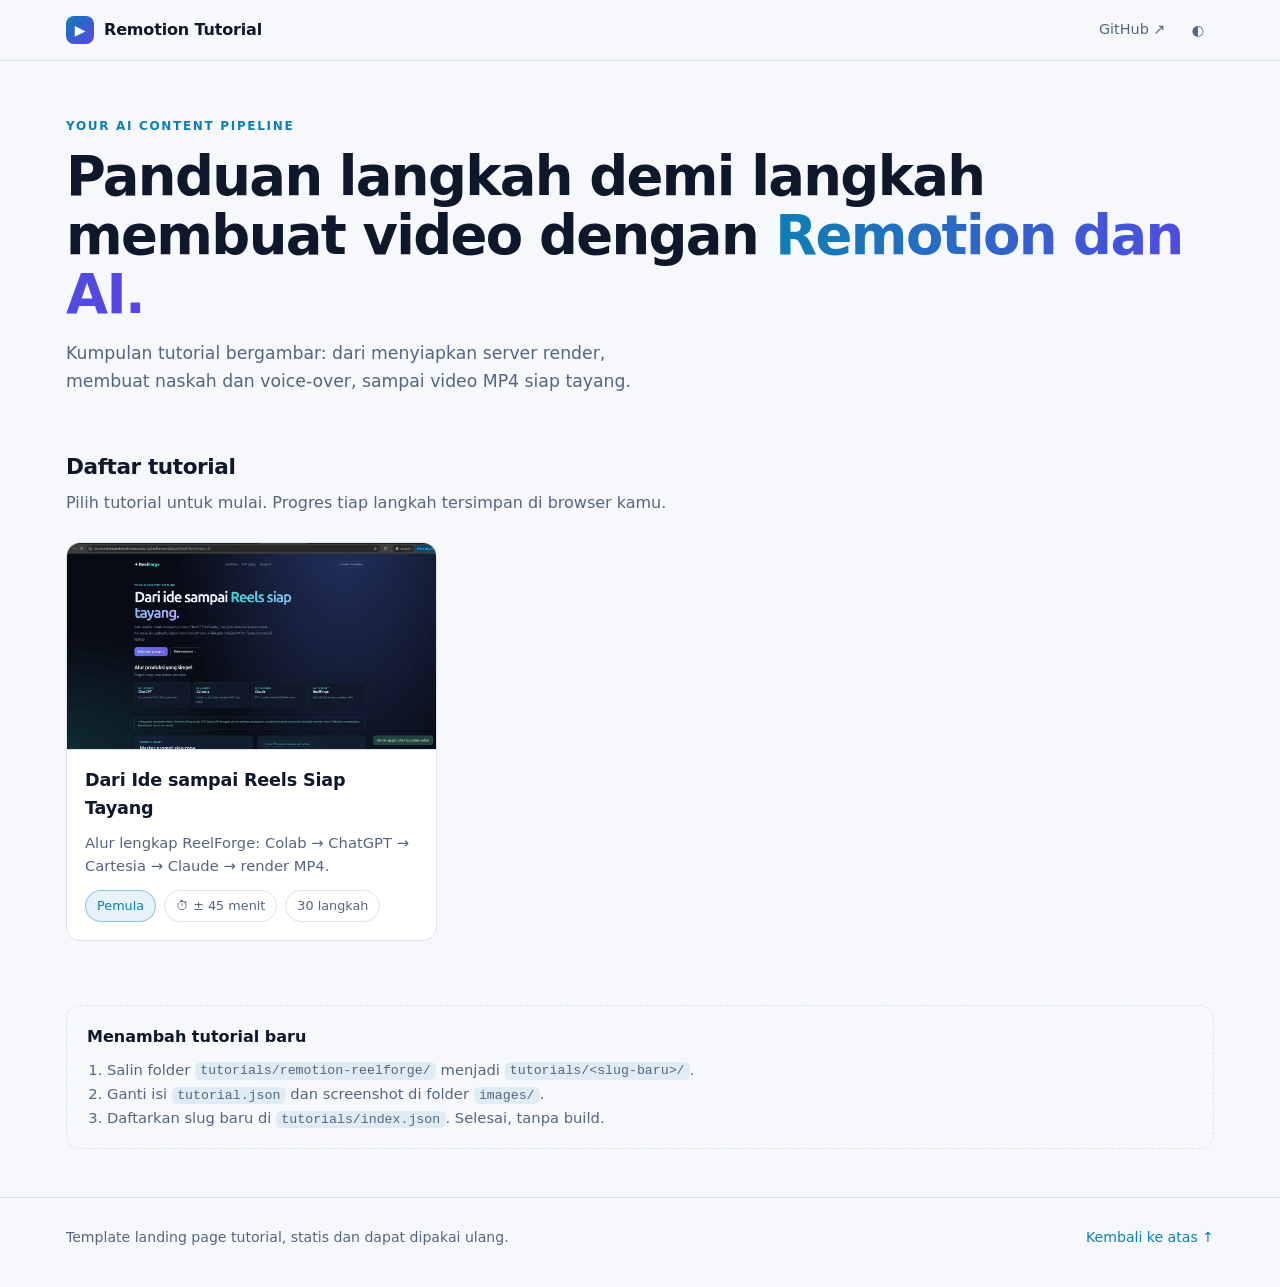
<file: index.html>
<!doctype html>
<html lang="id">
<head>
  <meta charset="utf-8">
  <meta name="viewport" content="width=device-width, initial-scale=1">
  <title>Remotion Tutorial</title>
  <meta name="description" content="Kumpulan tutorial bergambar membuat video dengan Remotion dan AI.">
  <link rel="icon" href="data:image/svg+xml,%3Csvg xmlns='http://www.w3.org/2000/svg' viewBox='0 0 64 64'%3E%3Crect width='64' height='64' rx='14' fill='%237b61ff'/%3E%3Cpath d='M22 18l24 14-24 14z' fill='%23fff'/%3E%3C/svg%3E">
  <link rel="stylesheet" href="assets/site.css">
</head>
<body id="top">
  <div class="topbar">
    <div class="container">
      <a class="brand" href="./"><span class="logo">▶</span><span id="brand-name">Remotion Tutorial</span></a>
      <span class="spacer"></span>
      <nav>
        <a href="#" id="repo-link" target="_blank" rel="noopener">GitHub ↗</a>
        <button class="btn-ghost" id="theme-toggle" type="button" title="Ganti tema" aria-label="Ganti tema">◐</button>
      </nav>
    </div>
  </div>

  <header class="hero">
    <div class="container">
      <p class="eyebrow">Your AI content pipeline</p>
      <h1 id="site-tagline">Panduan langkah demi langkah membuat video dengan <span class="hl">Remotion dan AI.</span></h1>
      <p class="lead" id="site-desc"></p>
    </div>
  </header>

  <main class="container">
    <h2 class="section-title">Daftar tutorial</h2>
    <p class="section-sub">Pilih tutorial untuk mulai. Progres tiap langkah tersimpan di browser kamu.</p>
    <div class="cards" id="cards"><p class="empty">Memuat…</p></div>

    <div class="howto">
      <h3>Menambah tutorial baru</h3>
      <ol>
        <li>Salin folder <code>tutorials/remotion-reelforge/</code> menjadi <code>tutorials/&lt;slug-baru&gt;/</code>.</li>
        <li>Ganti isi <code>tutorial.json</code> dan screenshot di folder <code>images/</code>.</li>
        <li>Daftarkan slug baru di <code>tutorials/index.json</code>. Selesai, tanpa build.</li>
      </ol>
    </div>
  </main>

  <footer>
    <div class="container">
      <span>Template landing page tutorial, statis dan dapat dipakai ulang.</span>
      <span><a href="#top">Kembali ke atas ↑</a></span>
    </div>
  </footer>

  <script src="assets/index.js"></script>
</body>
</html>
</file>
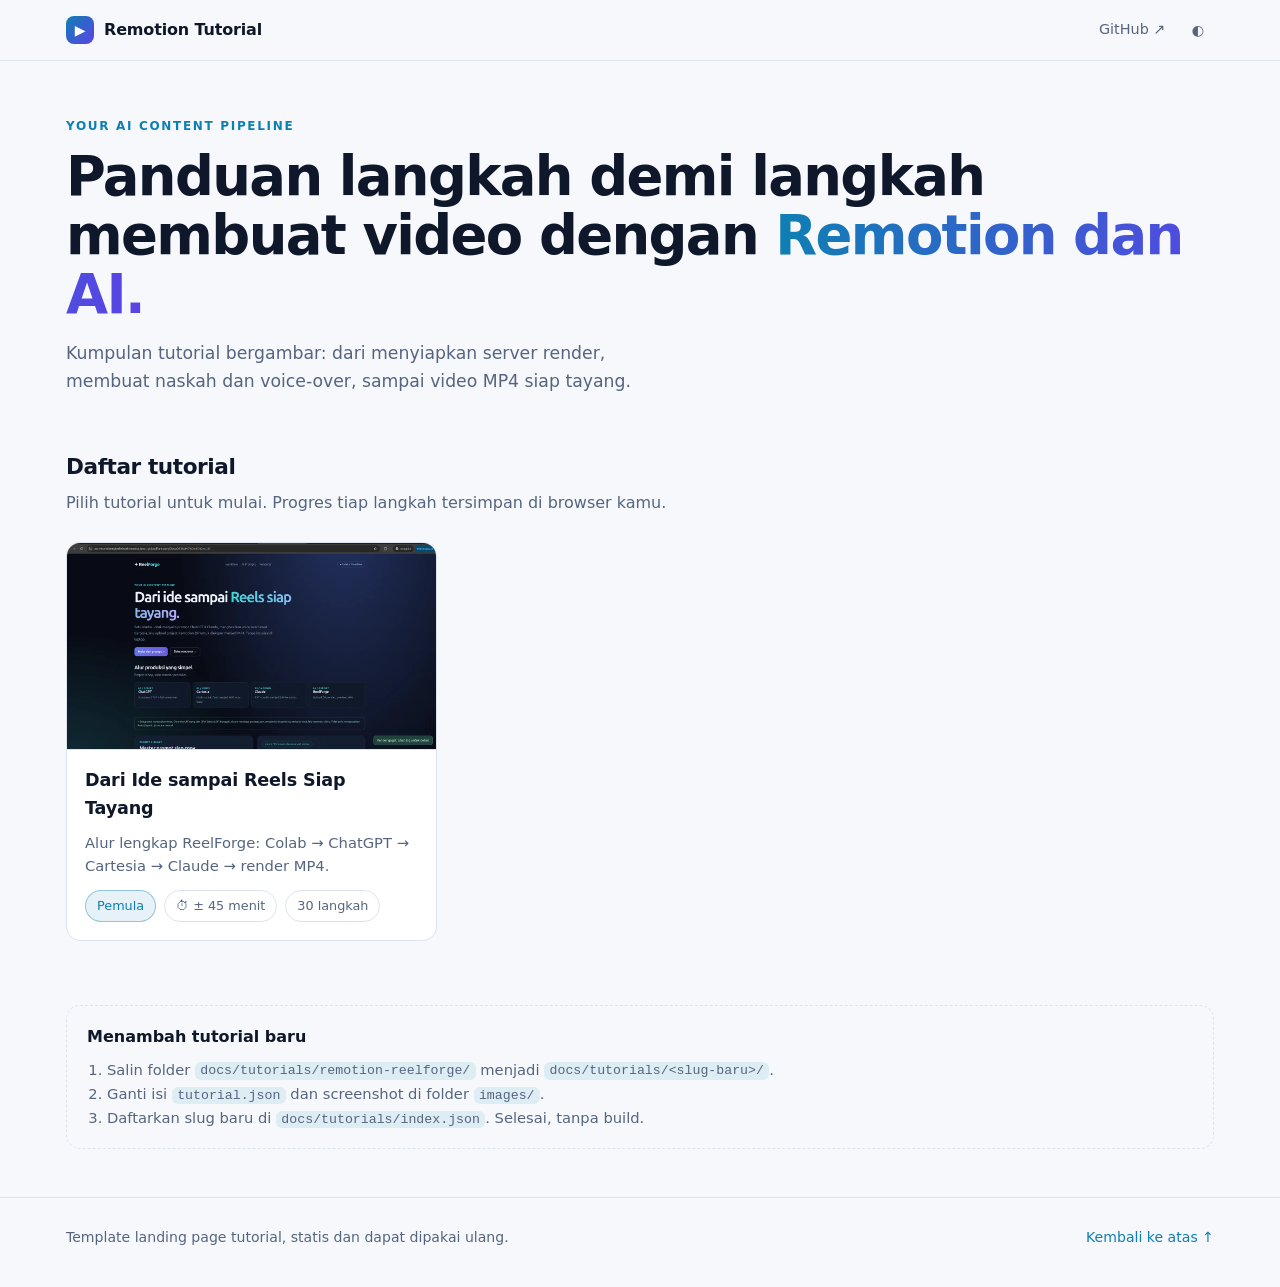
<file: docs/index.html>
<!doctype html>
<html lang="id">
<head>
  <meta charset="utf-8">
  <meta name="viewport" content="width=device-width, initial-scale=1">
  <title>Remotion Tutorial</title>
  <meta name="description" content="Kumpulan tutorial bergambar membuat video dengan Remotion dan AI.">
  <link rel="icon" href="data:image/svg+xml,%3Csvg xmlns='http://www.w3.org/2000/svg' viewBox='0 0 64 64'%3E%3Crect width='64' height='64' rx='14' fill='%237b61ff'/%3E%3Cpath d='M22 18l24 14-24 14z' fill='%23fff'/%3E%3C/svg%3E">
  <link rel="stylesheet" href="assets/site.css">
</head>
<body id="top">
  <div class="topbar">
    <div class="container">
      <a class="brand" href="./"><span class="logo">▶</span><span id="brand-name">Remotion Tutorial</span></a>
      <span class="spacer"></span>
      <nav>
        <a href="#" id="repo-link" target="_blank" rel="noopener">GitHub ↗</a>
        <button class="btn-ghost" id="theme-toggle" type="button" title="Ganti tema" aria-label="Ganti tema">◐</button>
      </nav>
    </div>
  </div>

  <header class="hero">
    <div class="container">
      <p class="eyebrow">Your AI content pipeline</p>
      <h1 id="site-tagline">Panduan langkah demi langkah membuat video dengan <span class="hl">Remotion dan AI.</span></h1>
      <p class="lead" id="site-desc"></p>
    </div>
  </header>

  <main class="container">
    <h2 class="section-title">Daftar tutorial</h2>
    <p class="section-sub">Pilih tutorial untuk mulai. Progres tiap langkah tersimpan di browser kamu.</p>
    <div class="cards" id="cards"><p class="empty">Memuat…</p></div>

    <div class="howto">
      <h3>Menambah tutorial baru</h3>
      <ol>
        <li>Salin folder <code>docs/tutorials/remotion-reelforge/</code> menjadi <code>docs/tutorials/&lt;slug-baru&gt;/</code>.</li>
        <li>Ganti isi <code>tutorial.json</code> dan screenshot di folder <code>images/</code>.</li>
        <li>Daftarkan slug baru di <code>docs/tutorials/index.json</code>. Selesai, tanpa build.</li>
      </ol>
    </div>
  </main>

  <footer>
    <div class="container">
      <span>Template landing page tutorial, statis dan dapat dipakai ulang.</span>
      <span><a href="#top">Kembali ke atas ↑</a></span>
    </div>
  </footer>

  <script src="assets/index.js"></script>
</body>
</html>
</file>
<file: assets/site.css>
/* ------------------------------------------------------------------
   Remotion Tutorial – reusable tutorial landing page styles
   Theme tokens live on :root; dark mode is the default look,
   light mode follows the OS or the manual toggle (data-theme).
   ------------------------------------------------------------------ */

:root {
  --bg: #0b1020;
  --bg-elev: #111a2e;
  --bg-card: #141f36;
  --bg-code: #0a0f1c;
  --border: #233049;
  --text: #e6ecf7;
  --text-muted: #9aa8c3;
  --accent: #4cc9f0;
  --accent-strong: #7b61ff;
  --accent-soft: rgba(76, 201, 240, 0.12);
  --success: #3ddc97;
  --warning: #ffb547;
  --danger: #ff6b6b;
  --shadow: 0 10px 30px rgba(0, 0, 0, 0.35);
  --radius: 14px;
  --radius-sm: 8px;
  --max: 1180px;
  --font: "Inter", system-ui, -apple-system, "Segoe UI", Roboto, sans-serif;
  --mono: ui-monospace, SFMono-Regular, Menlo, Consolas, monospace;
  color-scheme: dark;
}

:root[data-theme="light"] {
  --bg: #f6f8fc;
  --bg-elev: #ffffff;
  --bg-card: #ffffff;
  --bg-code: #0f172a;
  --border: #dde3ee;
  --text: #0f172a;
  --text-muted: #55657f;
  --accent: #0e7fb3;
  --accent-strong: #5b43e6;
  --accent-soft: rgba(14, 127, 179, 0.1);
  --shadow: 0 10px 30px rgba(15, 23, 42, 0.08);
  color-scheme: light;
}

@media (prefers-color-scheme: light) {
  :root:not([data-theme="dark"]) {
    --bg: #f6f8fc;
    --bg-elev: #ffffff;
    --bg-card: #ffffff;
    --bg-code: #0f172a;
    --border: #dde3ee;
    --text: #0f172a;
    --text-muted: #55657f;
    --accent: #0e7fb3;
    --accent-strong: #5b43e6;
    --accent-soft: rgba(14, 127, 179, 0.1);
    --shadow: 0 10px 30px rgba(15, 23, 42, 0.08);
    color-scheme: light;
  }
}

* { box-sizing: border-box; }
html { scroll-behavior: smooth; scroll-padding-top: 84px; }
body {
  margin: 0;
  font-family: var(--font);
  background: var(--bg);
  color: var(--text);
  line-height: 1.6;
  -webkit-font-smoothing: antialiased;
}
a { color: var(--accent); text-decoration: none; }
a:hover { text-decoration: underline; }
img { max-width: 100%; display: block; }
code {
  font-family: var(--mono);
  font-size: 0.9em;
  background: var(--accent-soft);
  padding: 0.1em 0.4em;
  border-radius: 6px;
}
pre {
  background: var(--bg-code);
  color: #e6ecf7;
  padding: 16px 18px;
  border-radius: var(--radius-sm);
  overflow-x: auto;
  font-family: var(--mono);
  font-size: 0.88rem;
  line-height: 1.55;
}
pre code { background: none; padding: 0; }
.container { max-width: var(--max); margin: 0 auto; padding: 0 16px; }
.visually-hidden {
  position: absolute; width: 1px; height: 1px; overflow: hidden;
  clip: rect(0 0 0 0); white-space: nowrap;
}

/* ---------- Top bar ---------- */
.topbar {
  position: sticky; top: 0; z-index: 40;
  background: color-mix(in srgb, var(--bg) 85%, transparent);
  backdrop-filter: blur(12px);
  border-bottom: 1px solid var(--border);
}
.topbar .container {
  display: flex; align-items: center; gap: 16px; height: 60px;
}
.brand {
  display: flex; align-items: center; gap: 10px;
  font-weight: 700; color: var(--text); letter-spacing: -0.01em;
}
.brand:hover { text-decoration: none; }
.brand .logo {
  width: 28px; height: 28px; border-radius: 8px;
  background: linear-gradient(135deg, var(--accent), var(--accent-strong));
  display: grid; place-items: center; color: #fff; font-size: 14px;
}
.topbar .spacer { flex: 1; }
.topbar nav { display: flex; gap: 6px; align-items: center; }
.topbar nav a, .btn-ghost {
  color: var(--text-muted); font-size: 0.9rem; padding: 6px 10px;
  border-radius: 8px; background: none; border: 0; cursor: pointer;
  font-family: inherit;
}
.topbar nav a:hover, .btn-ghost:hover { background: var(--accent-soft); color: var(--text); text-decoration: none; }
.progress-pill {
  font-size: 0.8rem; color: var(--text-muted);
  border: 1px solid var(--border); border-radius: 999px; padding: 4px 10px;
  display: inline-flex; align-items: center; gap: 8px; white-space: nowrap;
}
.progress-pill .bar {
  width: 70px; height: 6px; border-radius: 999px; background: var(--border); overflow: hidden;
}
.progress-pill .bar i {
  display: block; height: 100%; width: 0;
  background: linear-gradient(90deg, var(--accent), var(--success));
  transition: width 0.3s ease;
}
.progress-bar-top {
  position: fixed; top: 0; left: 0; height: 3px; width: 0; z-index: 50;
  background: linear-gradient(90deg, var(--accent), var(--accent-strong));
}

/* ---------- Hero ---------- */
.hero { padding: 56px 0 32px; }
.hero-grid {
  display: grid; grid-template-columns: 1.1fr 0.9fr; gap: 40px; align-items: center;
}
.eyebrow {
  color: var(--accent); font-weight: 700; font-size: 0.75rem;
  letter-spacing: 0.14em; text-transform: uppercase; margin: 0 0 12px;
}
.hero h1 {
  font-size: clamp(2rem, 4.5vw, 3.4rem); line-height: 1.08; margin: 0 0 16px;
  letter-spacing: -0.03em; font-weight: 800;
}
.hero h1 .hl {
  background: linear-gradient(90deg, var(--accent), var(--accent-strong));
  -webkit-background-clip: text; background-clip: text; color: transparent;
}
.hero p.lead { color: var(--text-muted); font-size: 1.08rem; margin: 0 0 22px; max-width: 56ch; }
.meta { display: flex; flex-wrap: wrap; gap: 8px; margin-bottom: 22px; }
.chip {
  display: inline-flex; align-items: center; gap: 6px; font-size: 0.8rem;
  padding: 5px 11px; border-radius: 999px; border: 1px solid var(--border);
  color: var(--text-muted); background: var(--bg-elev);
}
.chip.accent { color: var(--accent); border-color: color-mix(in srgb, var(--accent) 40%, transparent); background: var(--accent-soft); }
.cta { display: flex; gap: 10px; flex-wrap: wrap; }
.btn {
  display: inline-flex; align-items: center; gap: 8px;
  padding: 11px 18px; border-radius: 10px; font-weight: 600; font-size: 0.95rem;
  border: 1px solid var(--border); color: var(--text); background: var(--bg-elev);
  cursor: pointer; font-family: inherit; transition: transform 0.15s ease, box-shadow 0.15s ease;
}
.btn:hover { text-decoration: none; transform: translateY(-1px); box-shadow: var(--shadow); }
.btn.primary {
  background: linear-gradient(135deg, var(--accent-strong), var(--accent));
  border-color: transparent; color: #fff;
}
.hero-media {
  border-radius: var(--radius); overflow: hidden; border: 1px solid var(--border);
  box-shadow: var(--shadow); background: var(--bg-card);
  transform: rotate(-1deg);
}
.hero-media img { aspect-ratio: 16 / 9; object-fit: cover; width: 100%; }

/* ---------- Pipeline ---------- */
.pipeline { padding: 24px 0 8px; }
.pipeline h2, .section-title { font-size: 1.35rem; margin: 0 0 6px; letter-spacing: -0.02em; }
.section-sub { color: var(--text-muted); margin: 0 0 18px; }
.pipe-grid { display: grid; grid-template-columns: repeat(4, 1fr); gap: 12px; }
.pipe-card {
  position: relative; background: var(--bg-card); border: 1px solid var(--border);
  border-radius: var(--radius); padding: 16px 16px 14px;
}
.pipe-card .lbl { font-size: 0.7rem; letter-spacing: 0.12em; text-transform: uppercase; color: var(--accent); font-weight: 700; }
.pipe-card .nm { font-weight: 700; margin: 4px 0 2px; }
.pipe-card .ds { color: var(--text-muted); font-size: 0.88rem; }
.pipe-card::after {
  content: "→"; position: absolute; right: -14px; top: 50%; transform: translateY(-50%);
  color: var(--text-muted); font-size: 1.2rem;
}
.pipe-card:last-child::after { content: none; }

/* ---------- Requirements ---------- */
.requirements { padding: 24px 0; }
.req-grid { display: grid; grid-template-columns: repeat(auto-fit, minmax(210px, 1fr)); gap: 12px; }
.req-item {
  display: flex; gap: 12px; align-items: flex-start;
  padding: 14px; border: 1px solid var(--border); border-radius: var(--radius); background: var(--bg-card);
}
.req-item .ic {
  flex: none; width: 34px; height: 34px; border-radius: 9px; display: grid; place-items: center;
  background: var(--accent-soft); color: var(--accent); font-weight: 800; font-size: 0.9rem;
}
.req-item b { display: block; }
.req-item small { color: var(--text-muted); }

/* ---------- Content layout ---------- */
.layout {
  display: grid; grid-template-columns: 250px minmax(0, 1fr); gap: 36px;
  padding: 24px 0 64px; align-items: start;
}
.toc {
  position: sticky; top: 80px; max-height: calc(100vh - 100px); overflow: auto;
  border: 1px solid var(--border); border-radius: var(--radius); background: var(--bg-card);
  padding: 14px 10px;
}
.toc h3 { margin: 4px 8px 10px; font-size: 0.75rem; letter-spacing: 0.12em; text-transform: uppercase; color: var(--text-muted); }
.toc ol { list-style: none; margin: 0; padding: 0; }
.toc li a {
  display: flex; gap: 10px; align-items: center; color: var(--text-muted);
  padding: 8px 10px; border-radius: 8px; font-size: 0.9rem; line-height: 1.3;
}
.toc li a:hover { background: var(--accent-soft); color: var(--text); text-decoration: none; }
.toc li a.active { background: var(--accent-soft); color: var(--text); font-weight: 600; }
.toc .n {
  flex: none; width: 22px; height: 22px; border-radius: 6px; display: grid; place-items: center;
  font-size: 0.7rem; font-weight: 700; background: var(--border); color: var(--text);
}
.toc li a.active .n, .toc li a.done .n { background: var(--accent); color: #fff; }
.toc li a.done .n { background: var(--success); }
.toc .cnt { margin-left: auto; font-size: 0.72rem; opacity: 0.7; }

.section { margin-bottom: 44px; scroll-margin-top: 84px; }
.section-head { margin-bottom: 18px; }
.section-head .kicker { color: var(--accent); font-weight: 700; font-size: 0.75rem; letter-spacing: 0.12em; text-transform: uppercase; }
.section-head h2 { margin: 4px 0 8px; font-size: 1.6rem; letter-spacing: -0.02em; }
.section-head p { color: var(--text-muted); margin: 0; max-width: 70ch; }

/* ---------- Step card ---------- */
.step {
  position: relative; border: 1px solid var(--border); border-radius: var(--radius);
  background: var(--bg-card); padding: 20px 20px 18px; margin-bottom: 16px;
  scroll-margin-top: 84px; transition: border-color 0.2s ease;
}
.step.done { border-color: color-mix(in srgb, var(--success) 50%, var(--border)); }
.step-head { display: flex; align-items: flex-start; gap: 14px; }
.step-num {
  flex: none; width: 38px; height: 38px; border-radius: 11px; display: grid; place-items: center;
  font-weight: 800; font-size: 0.95rem; color: #fff;
  background: linear-gradient(135deg, var(--accent-strong), var(--accent));
}
.step.done .step-num { background: var(--success); }
.step-head h3 { margin: 6px 0 0; font-size: 1.12rem; letter-spacing: -0.01em; }
.step-head .done-toggle {
  margin-left: auto; display: inline-flex; gap: 8px; align-items: center; font-size: 0.82rem;
  color: var(--text-muted); cursor: pointer; user-select: none; white-space: nowrap; margin-top: 8px;
}
.step-head .done-toggle input { width: 16px; height: 16px; accent-color: var(--success); cursor: pointer; }
.step-body { margin-top: 12px; padding-left: 52px; }
.step-body p { margin: 0 0 12px; }
.figs { display: grid; gap: 14px; margin: 14px 0 6px; }
.figs.two { grid-template-columns: 1fr 1fr; }
figure { margin: 0; }
figure button.shot {
  all: unset; display: block; cursor: zoom-in; width: 100%;
  border-radius: 10px; overflow: hidden; border: 1px solid var(--border); background: #000;
}
figure button.shot:focus-visible { outline: 2px solid var(--accent); outline-offset: 2px; }
figure img { width: 100%; aspect-ratio: 1864 / 1009; object-fit: cover; transition: transform 0.25s ease; }
figure button.shot:hover img { transform: scale(1.015); }
figcaption { color: var(--text-muted); font-size: 0.84rem; margin-top: 7px; display: flex; gap: 6px; align-items: baseline; }
figcaption::before { content: "▸"; color: var(--accent); }

.callout {
  display: flex; gap: 12px; padding: 12px 14px; border-radius: 10px; margin-top: 12px;
  font-size: 0.92rem; border: 1px solid; align-items: flex-start;
}
.callout .ic { flex: none; font-weight: 800; font-size: 0.75rem; letter-spacing: 0.08em; text-transform: uppercase; padding-top: 2px; }
.callout.tip { background: color-mix(in srgb, var(--success) 10%, transparent); border-color: color-mix(in srgb, var(--success) 40%, transparent); }
.callout.tip .ic { color: var(--success); }
.callout.note { background: var(--accent-soft); border-color: color-mix(in srgb, var(--accent) 40%, transparent); }
.callout.note .ic { color: var(--accent); }
.callout.warning { background: color-mix(in srgb, var(--warning) 10%, transparent); border-color: color-mix(in srgb, var(--warning) 45%, transparent); }
.callout.warning .ic { color: var(--warning); }

/* ---------- Result / FAQ / Footer ---------- */
.result {
  display: grid; grid-template-columns: 1fr 1fr; gap: 24px; align-items: center;
  border: 1px solid var(--border); border-radius: var(--radius); padding: 24px;
  background: linear-gradient(135deg, color-mix(in srgb, var(--accent-strong) 14%, var(--bg-card)), var(--bg-card));
}
.result h2 { margin: 0 0 8px; }
.result p { color: var(--text-muted); margin: 0 0 16px; }
.result img { border-radius: 10px; border: 1px solid var(--border); }
.faq details {
  border: 1px solid var(--border); border-radius: 10px; background: var(--bg-card);
  padding: 0 16px; margin-bottom: 10px;
}
.faq summary { cursor: pointer; padding: 14px 0; font-weight: 600; list-style: none; display: flex; justify-content: space-between; gap: 12px; }
.faq summary::-webkit-details-marker { display: none; }
.faq summary::after { content: "+"; color: var(--accent); font-weight: 800; }
.faq details[open] summary::after { content: "–"; }
.faq details p { margin: 0 0 14px; color: var(--text-muted); }
.stepnav { display: flex; justify-content: space-between; gap: 12px; margin-top: 28px; }
footer { border-top: 1px solid var(--border); padding: 28px 0 40px; color: var(--text-muted); font-size: 0.88rem; }
footer .container { display: flex; flex-wrap: wrap; justify-content: space-between; gap: 10px; }

/* ---------- Index page ---------- */
.cards { display: grid; grid-template-columns: repeat(auto-fill, minmax(300px, 1fr)); gap: 18px; padding: 8px 0 56px; }
.card {
  display: flex; flex-direction: column; border: 1px solid var(--border); border-radius: var(--radius);
  background: var(--bg-card); overflow: hidden; color: inherit; transition: transform 0.15s ease, box-shadow 0.15s ease;
}
.card:hover { text-decoration: none; transform: translateY(-3px); box-shadow: var(--shadow); }
.card img { aspect-ratio: 16 / 9; object-fit: cover; width: 100%; border-bottom: 1px solid var(--border); }
.card .body { padding: 16px 18px 18px; display: flex; flex-direction: column; gap: 8px; flex: 1; }
.card h3 { margin: 0; font-size: 1.1rem; letter-spacing: -0.01em; }
.card p { margin: 0; color: var(--text-muted); font-size: 0.92rem; flex: 1; }
.card .meta { margin: 4px 0 0; }
.empty { color: var(--text-muted); padding: 40px 0; text-align: center; }
.howto { border: 1px dashed var(--border); border-radius: var(--radius); padding: 18px 20px; margin: 8px 0 48px; color: var(--text-muted); font-size: 0.92rem; }
.howto h3 { margin: 0 0 8px; color: var(--text); font-size: 1rem; }
.howto ol { margin: 0; padding-left: 20px; }

/* ---------- Lightbox ---------- */
dialog.lightbox {
  border: 0; padding: 0; background: transparent; max-width: 96vw; max-height: 96vh; width: auto;
}
dialog.lightbox::backdrop { background: rgba(0, 0, 0, 0.86); backdrop-filter: blur(4px); }
.lb-inner { position: relative; display: grid; gap: 10px; justify-items: center; }
.lb-inner img { max-width: 94vw; max-height: 84vh; width: auto; height: auto; border-radius: 10px; border: 1px solid var(--border); }
.lb-cap { color: #e6ecf7; font-size: 0.9rem; text-align: center; max-width: 80ch; }
.lb-btn {
  position: absolute; top: 50%; transform: translateY(-50%); width: 42px; height: 42px; border-radius: 50%;
  border: 1px solid rgba(255,255,255,0.3); background: rgba(0,0,0,0.5); color: #fff; font-size: 1.3rem; cursor: pointer;
}
.lb-btn.prev { left: -4px; } .lb-btn.next { right: -4px; }
.lb-close { position: absolute; top: -6px; right: -6px; transform: none; width: 36px; height: 36px; font-size: 1rem; }

/* ---------- Responsive ---------- */
@media (max-width: 960px) {
  .hero-grid { grid-template-columns: 1fr; }
  .hero-media { transform: none; }
  .pipe-grid { grid-template-columns: 1fr 1fr; }
  .pipe-card::after { content: none; }
  .layout { grid-template-columns: 1fr; gap: 20px; }
  .toc { position: static; max-height: none; }
  .toc ol { display: grid; grid-template-columns: 1fr 1fr; gap: 2px; }
  .result { grid-template-columns: 1fr; }
}
@media (max-width: 640px) {
  .hero { padding: 36px 0 20px; }
  .pipe-grid { grid-template-columns: 1fr; }
  .figs.two { grid-template-columns: 1fr; }
  .step-body { padding-left: 0; }
  .step-head .done-toggle span { display: none; }
  .toc ol { grid-template-columns: 1fr; }
  .topbar nav a.hide-sm { display: none; }
}

/* ---------- Print ---------- */
@media print {
  .topbar, .toc, .cta, .done-toggle, .stepnav, .progress-bar-top, dialog { display: none !important; }
  body { background: #fff; color: #000; }
  .layout { grid-template-columns: 1fr; }
  .step, .pipe-card, .req-item, .result { break-inside: avoid; border-color: #bbb; background: #fff; }
  figure img { aspect-ratio: auto; }
  a { color: #000; }
}
</file>
<file: docs/assets/site.css>
/* ------------------------------------------------------------------
   Remotion Tutorial – reusable tutorial landing page styles
   Theme tokens live on :root; dark mode is the default look,
   light mode follows the OS or the manual toggle (data-theme).
   ------------------------------------------------------------------ */

:root {
  --bg: #0b1020;
  --bg-elev: #111a2e;
  --bg-card: #141f36;
  --bg-code: #0a0f1c;
  --border: #233049;
  --text: #e6ecf7;
  --text-muted: #9aa8c3;
  --accent: #4cc9f0;
  --accent-strong: #7b61ff;
  --accent-soft: rgba(76, 201, 240, 0.12);
  --success: #3ddc97;
  --warning: #ffb547;
  --danger: #ff6b6b;
  --shadow: 0 10px 30px rgba(0, 0, 0, 0.35);
  --radius: 14px;
  --radius-sm: 8px;
  --max: 1180px;
  --font: "Inter", system-ui, -apple-system, "Segoe UI", Roboto, sans-serif;
  --mono: ui-monospace, SFMono-Regular, Menlo, Consolas, monospace;
  color-scheme: dark;
}

:root[data-theme="light"] {
  --bg: #f6f8fc;
  --bg-elev: #ffffff;
  --bg-card: #ffffff;
  --bg-code: #0f172a;
  --border: #dde3ee;
  --text: #0f172a;
  --text-muted: #55657f;
  --accent: #0e7fb3;
  --accent-strong: #5b43e6;
  --accent-soft: rgba(14, 127, 179, 0.1);
  --shadow: 0 10px 30px rgba(15, 23, 42, 0.08);
  color-scheme: light;
}

@media (prefers-color-scheme: light) {
  :root:not([data-theme="dark"]) {
    --bg: #f6f8fc;
    --bg-elev: #ffffff;
    --bg-card: #ffffff;
    --bg-code: #0f172a;
    --border: #dde3ee;
    --text: #0f172a;
    --text-muted: #55657f;
    --accent: #0e7fb3;
    --accent-strong: #5b43e6;
    --accent-soft: rgba(14, 127, 179, 0.1);
    --shadow: 0 10px 30px rgba(15, 23, 42, 0.08);
    color-scheme: light;
  }
}

* { box-sizing: border-box; }
html { scroll-behavior: smooth; scroll-padding-top: 84px; }
body {
  margin: 0;
  font-family: var(--font);
  background: var(--bg);
  color: var(--text);
  line-height: 1.6;
  -webkit-font-smoothing: antialiased;
}
a { color: var(--accent); text-decoration: none; }
a:hover { text-decoration: underline; }
img { max-width: 100%; display: block; }
code {
  font-family: var(--mono);
  font-size: 0.9em;
  background: var(--accent-soft);
  padding: 0.1em 0.4em;
  border-radius: 6px;
}
pre {
  background: var(--bg-code);
  color: #e6ecf7;
  padding: 16px 18px;
  border-radius: var(--radius-sm);
  overflow-x: auto;
  font-family: var(--mono);
  font-size: 0.88rem;
  line-height: 1.55;
}
pre code { background: none; padding: 0; }
.container { max-width: var(--max); margin: 0 auto; padding: 0 16px; }
.visually-hidden {
  position: absolute; width: 1px; height: 1px; overflow: hidden;
  clip: rect(0 0 0 0); white-space: nowrap;
}

/* ---------- Top bar ---------- */
.topbar {
  position: sticky; top: 0; z-index: 40;
  background: color-mix(in srgb, var(--bg) 85%, transparent);
  backdrop-filter: blur(12px);
  border-bottom: 1px solid var(--border);
}
.topbar .container {
  display: flex; align-items: center; gap: 16px; height: 60px;
}
.brand {
  display: flex; align-items: center; gap: 10px;
  font-weight: 700; color: var(--text); letter-spacing: -0.01em;
}
.brand:hover { text-decoration: none; }
.brand .logo {
  width: 28px; height: 28px; border-radius: 8px;
  background: linear-gradient(135deg, var(--accent), var(--accent-strong));
  display: grid; place-items: center; color: #fff; font-size: 14px;
}
.topbar .spacer { flex: 1; }
.topbar nav { display: flex; gap: 6px; align-items: center; }
.topbar nav a, .btn-ghost {
  color: var(--text-muted); font-size: 0.9rem; padding: 6px 10px;
  border-radius: 8px; background: none; border: 0; cursor: pointer;
  font-family: inherit;
}
.topbar nav a:hover, .btn-ghost:hover { background: var(--accent-soft); color: var(--text); text-decoration: none; }
.progress-pill {
  font-size: 0.8rem; color: var(--text-muted);
  border: 1px solid var(--border); border-radius: 999px; padding: 4px 10px;
  display: inline-flex; align-items: center; gap: 8px; white-space: nowrap;
}
.progress-pill .bar {
  width: 70px; height: 6px; border-radius: 999px; background: var(--border); overflow: hidden;
}
.progress-pill .bar i {
  display: block; height: 100%; width: 0;
  background: linear-gradient(90deg, var(--accent), var(--success));
  transition: width 0.3s ease;
}
.progress-bar-top {
  position: fixed; top: 0; left: 0; height: 3px; width: 0; z-index: 50;
  background: linear-gradient(90deg, var(--accent), var(--accent-strong));
}

/* ---------- Hero ---------- */
.hero { padding: 56px 0 32px; }
.hero-grid {
  display: grid; grid-template-columns: 1.1fr 0.9fr; gap: 40px; align-items: center;
}
.eyebrow {
  color: var(--accent); font-weight: 700; font-size: 0.75rem;
  letter-spacing: 0.14em; text-transform: uppercase; margin: 0 0 12px;
}
.hero h1 {
  font-size: clamp(2rem, 4.5vw, 3.4rem); line-height: 1.08; margin: 0 0 16px;
  letter-spacing: -0.03em; font-weight: 800;
}
.hero h1 .hl {
  background: linear-gradient(90deg, var(--accent), var(--accent-strong));
  -webkit-background-clip: text; background-clip: text; color: transparent;
}
.hero p.lead { color: var(--text-muted); font-size: 1.08rem; margin: 0 0 22px; max-width: 56ch; }
.meta { display: flex; flex-wrap: wrap; gap: 8px; margin-bottom: 22px; }
.chip {
  display: inline-flex; align-items: center; gap: 6px; font-size: 0.8rem;
  padding: 5px 11px; border-radius: 999px; border: 1px solid var(--border);
  color: var(--text-muted); background: var(--bg-elev);
}
.chip.accent { color: var(--accent); border-color: color-mix(in srgb, var(--accent) 40%, transparent); background: var(--accent-soft); }
.cta { display: flex; gap: 10px; flex-wrap: wrap; }
.btn {
  display: inline-flex; align-items: center; gap: 8px;
  padding: 11px 18px; border-radius: 10px; font-weight: 600; font-size: 0.95rem;
  border: 1px solid var(--border); color: var(--text); background: var(--bg-elev);
  cursor: pointer; font-family: inherit; transition: transform 0.15s ease, box-shadow 0.15s ease;
}
.btn:hover { text-decoration: none; transform: translateY(-1px); box-shadow: var(--shadow); }
.btn.primary {
  background: linear-gradient(135deg, var(--accent-strong), var(--accent));
  border-color: transparent; color: #fff;
}
.hero-media {
  border-radius: var(--radius); overflow: hidden; border: 1px solid var(--border);
  box-shadow: var(--shadow); background: var(--bg-card);
  transform: rotate(-1deg);
}
.hero-media img { aspect-ratio: 16 / 9; object-fit: cover; width: 100%; }

/* ---------- Pipeline ---------- */
.pipeline { padding: 24px 0 8px; }
.pipeline h2, .section-title { font-size: 1.35rem; margin: 0 0 6px; letter-spacing: -0.02em; }
.section-sub { color: var(--text-muted); margin: 0 0 18px; }
.pipe-grid { display: grid; grid-template-columns: repeat(4, 1fr); gap: 12px; }
.pipe-card {
  position: relative; background: var(--bg-card); border: 1px solid var(--border);
  border-radius: var(--radius); padding: 16px 16px 14px;
}
.pipe-card .lbl { font-size: 0.7rem; letter-spacing: 0.12em; text-transform: uppercase; color: var(--accent); font-weight: 700; }
.pipe-card .nm { font-weight: 700; margin: 4px 0 2px; }
.pipe-card .ds { color: var(--text-muted); font-size: 0.88rem; }
.pipe-card::after {
  content: "→"; position: absolute; right: -14px; top: 50%; transform: translateY(-50%);
  color: var(--text-muted); font-size: 1.2rem;
}
.pipe-card:last-child::after { content: none; }

/* ---------- Requirements ---------- */
.requirements { padding: 24px 0; }
.req-grid { display: grid; grid-template-columns: repeat(auto-fit, minmax(210px, 1fr)); gap: 12px; }
.req-item {
  display: flex; gap: 12px; align-items: flex-start;
  padding: 14px; border: 1px solid var(--border); border-radius: var(--radius); background: var(--bg-card);
}
.req-item .ic {
  flex: none; width: 34px; height: 34px; border-radius: 9px; display: grid; place-items: center;
  background: var(--accent-soft); color: var(--accent); font-weight: 800; font-size: 0.9rem;
}
.req-item b { display: block; }
.req-item small { color: var(--text-muted); }

/* ---------- Content layout ---------- */
.layout {
  display: grid; grid-template-columns: 250px minmax(0, 1fr); gap: 36px;
  padding: 24px 0 64px; align-items: start;
}
.toc {
  position: sticky; top: 80px; max-height: calc(100vh - 100px); overflow: auto;
  border: 1px solid var(--border); border-radius: var(--radius); background: var(--bg-card);
  padding: 14px 10px;
}
.toc h3 { margin: 4px 8px 10px; font-size: 0.75rem; letter-spacing: 0.12em; text-transform: uppercase; color: var(--text-muted); }
.toc ol { list-style: none; margin: 0; padding: 0; }
.toc li a {
  display: flex; gap: 10px; align-items: center; color: var(--text-muted);
  padding: 8px 10px; border-radius: 8px; font-size: 0.9rem; line-height: 1.3;
}
.toc li a:hover { background: var(--accent-soft); color: var(--text); text-decoration: none; }
.toc li a.active { background: var(--accent-soft); color: var(--text); font-weight: 600; }
.toc .n {
  flex: none; width: 22px; height: 22px; border-radius: 6px; display: grid; place-items: center;
  font-size: 0.7rem; font-weight: 700; background: var(--border); color: var(--text);
}
.toc li a.active .n, .toc li a.done .n { background: var(--accent); color: #fff; }
.toc li a.done .n { background: var(--success); }
.toc .cnt { margin-left: auto; font-size: 0.72rem; opacity: 0.7; }

.section { margin-bottom: 44px; scroll-margin-top: 84px; }
.section-head { margin-bottom: 18px; }
.section-head .kicker { color: var(--accent); font-weight: 700; font-size: 0.75rem; letter-spacing: 0.12em; text-transform: uppercase; }
.section-head h2 { margin: 4px 0 8px; font-size: 1.6rem; letter-spacing: -0.02em; }
.section-head p { color: var(--text-muted); margin: 0; max-width: 70ch; }

/* ---------- Step card ---------- */
.step {
  position: relative; border: 1px solid var(--border); border-radius: var(--radius);
  background: var(--bg-card); padding: 20px 20px 18px; margin-bottom: 16px;
  scroll-margin-top: 84px; transition: border-color 0.2s ease;
}
.step.done { border-color: color-mix(in srgb, var(--success) 50%, var(--border)); }
.step-head { display: flex; align-items: flex-start; gap: 14px; }
.step-num {
  flex: none; width: 38px; height: 38px; border-radius: 11px; display: grid; place-items: center;
  font-weight: 800; font-size: 0.95rem; color: #fff;
  background: linear-gradient(135deg, var(--accent-strong), var(--accent));
}
.step.done .step-num { background: var(--success); }
.step-head h3 { margin: 6px 0 0; font-size: 1.12rem; letter-spacing: -0.01em; }
.step-head .done-toggle {
  margin-left: auto; display: inline-flex; gap: 8px; align-items: center; font-size: 0.82rem;
  color: var(--text-muted); cursor: pointer; user-select: none; white-space: nowrap; margin-top: 8px;
}
.step-head .done-toggle input { width: 16px; height: 16px; accent-color: var(--success); cursor: pointer; }
.step-body { margin-top: 12px; padding-left: 52px; }
.step-body p { margin: 0 0 12px; }
.figs { display: grid; gap: 14px; margin: 14px 0 6px; }
.figs.two { grid-template-columns: 1fr 1fr; }
figure { margin: 0; }
figure button.shot {
  all: unset; display: block; cursor: zoom-in; width: 100%;
  border-radius: 10px; overflow: hidden; border: 1px solid var(--border); background: #000;
}
figure button.shot:focus-visible { outline: 2px solid var(--accent); outline-offset: 2px; }
figure img { width: 100%; aspect-ratio: 1864 / 1009; object-fit: cover; transition: transform 0.25s ease; }
figure button.shot:hover img { transform: scale(1.015); }
figcaption { color: var(--text-muted); font-size: 0.84rem; margin-top: 7px; display: flex; gap: 6px; align-items: baseline; }
figcaption::before { content: "▸"; color: var(--accent); }

.callout {
  display: flex; gap: 12px; padding: 12px 14px; border-radius: 10px; margin-top: 12px;
  font-size: 0.92rem; border: 1px solid; align-items: flex-start;
}
.callout .ic { flex: none; font-weight: 800; font-size: 0.75rem; letter-spacing: 0.08em; text-transform: uppercase; padding-top: 2px; }
.callout.tip { background: color-mix(in srgb, var(--success) 10%, transparent); border-color: color-mix(in srgb, var(--success) 40%, transparent); }
.callout.tip .ic { color: var(--success); }
.callout.note { background: var(--accent-soft); border-color: color-mix(in srgb, var(--accent) 40%, transparent); }
.callout.note .ic { color: var(--accent); }
.callout.warning { background: color-mix(in srgb, var(--warning) 10%, transparent); border-color: color-mix(in srgb, var(--warning) 45%, transparent); }
.callout.warning .ic { color: var(--warning); }

/* ---------- Result / FAQ / Footer ---------- */
.result {
  display: grid; grid-template-columns: 1fr 1fr; gap: 24px; align-items: center;
  border: 1px solid var(--border); border-radius: var(--radius); padding: 24px;
  background: linear-gradient(135deg, color-mix(in srgb, var(--accent-strong) 14%, var(--bg-card)), var(--bg-card));
}
.result h2 { margin: 0 0 8px; }
.result p { color: var(--text-muted); margin: 0 0 16px; }
.result img { border-radius: 10px; border: 1px solid var(--border); }
.faq details {
  border: 1px solid var(--border); border-radius: 10px; background: var(--bg-card);
  padding: 0 16px; margin-bottom: 10px;
}
.faq summary { cursor: pointer; padding: 14px 0; font-weight: 600; list-style: none; display: flex; justify-content: space-between; gap: 12px; }
.faq summary::-webkit-details-marker { display: none; }
.faq summary::after { content: "+"; color: var(--accent); font-weight: 800; }
.faq details[open] summary::after { content: "–"; }
.faq details p { margin: 0 0 14px; color: var(--text-muted); }
.stepnav { display: flex; justify-content: space-between; gap: 12px; margin-top: 28px; }
footer { border-top: 1px solid var(--border); padding: 28px 0 40px; color: var(--text-muted); font-size: 0.88rem; }
footer .container { display: flex; flex-wrap: wrap; justify-content: space-between; gap: 10px; }

/* ---------- Index page ---------- */
.cards { display: grid; grid-template-columns: repeat(auto-fill, minmax(300px, 1fr)); gap: 18px; padding: 8px 0 56px; }
.card {
  display: flex; flex-direction: column; border: 1px solid var(--border); border-radius: var(--radius);
  background: var(--bg-card); overflow: hidden; color: inherit; transition: transform 0.15s ease, box-shadow 0.15s ease;
}
.card:hover { text-decoration: none; transform: translateY(-3px); box-shadow: var(--shadow); }
.card img { aspect-ratio: 16 / 9; object-fit: cover; width: 100%; border-bottom: 1px solid var(--border); }
.card .body { padding: 16px 18px 18px; display: flex; flex-direction: column; gap: 8px; flex: 1; }
.card h3 { margin: 0; font-size: 1.1rem; letter-spacing: -0.01em; }
.card p { margin: 0; color: var(--text-muted); font-size: 0.92rem; flex: 1; }
.card .meta { margin: 4px 0 0; }
.empty { color: var(--text-muted); padding: 40px 0; text-align: center; }
.howto { border: 1px dashed var(--border); border-radius: var(--radius); padding: 18px 20px; margin: 8px 0 48px; color: var(--text-muted); font-size: 0.92rem; }
.howto h3 { margin: 0 0 8px; color: var(--text); font-size: 1rem; }
.howto ol { margin: 0; padding-left: 20px; }

/* ---------- Lightbox ---------- */
dialog.lightbox {
  border: 0; padding: 0; background: transparent; max-width: 96vw; max-height: 96vh; width: auto;
}
dialog.lightbox::backdrop { background: rgba(0, 0, 0, 0.86); backdrop-filter: blur(4px); }
.lb-inner { position: relative; display: grid; gap: 10px; justify-items: center; }
.lb-inner img { max-width: 94vw; max-height: 84vh; width: auto; height: auto; border-radius: 10px; border: 1px solid var(--border); }
.lb-cap { color: #e6ecf7; font-size: 0.9rem; text-align: center; max-width: 80ch; }
.lb-btn {
  position: absolute; top: 50%; transform: translateY(-50%); width: 42px; height: 42px; border-radius: 50%;
  border: 1px solid rgba(255,255,255,0.3); background: rgba(0,0,0,0.5); color: #fff; font-size: 1.3rem; cursor: pointer;
}
.lb-btn.prev { left: -4px; } .lb-btn.next { right: -4px; }
.lb-close { position: absolute; top: -6px; right: -6px; transform: none; width: 36px; height: 36px; font-size: 1rem; }

/* ---------- Responsive ---------- */
@media (max-width: 960px) {
  .hero-grid { grid-template-columns: 1fr; }
  .hero-media { transform: none; }
  .pipe-grid { grid-template-columns: 1fr 1fr; }
  .pipe-card::after { content: none; }
  .layout { grid-template-columns: 1fr; gap: 20px; }
  .toc { position: static; max-height: none; }
  .toc ol { display: grid; grid-template-columns: 1fr 1fr; gap: 2px; }
  .result { grid-template-columns: 1fr; }
}
@media (max-width: 640px) {
  .hero { padding: 36px 0 20px; }
  .pipe-grid { grid-template-columns: 1fr; }
  .figs.two { grid-template-columns: 1fr; }
  .step-body { padding-left: 0; }
  .step-head .done-toggle span { display: none; }
  .toc ol { grid-template-columns: 1fr; }
  .topbar nav a.hide-sm { display: none; }
}

/* ---------- Print ---------- */
@media print {
  .topbar, .toc, .cta, .done-toggle, .stepnav, .progress-bar-top, dialog { display: none !important; }
  body { background: #fff; color: #000; }
  .layout { grid-template-columns: 1fr; }
  .step, .pipe-card, .req-item, .result { break-inside: avoid; border-color: #bbb; background: #fff; }
  figure img { aspect-ratio: auto; }
  a { color: #000; }
}
</file>
